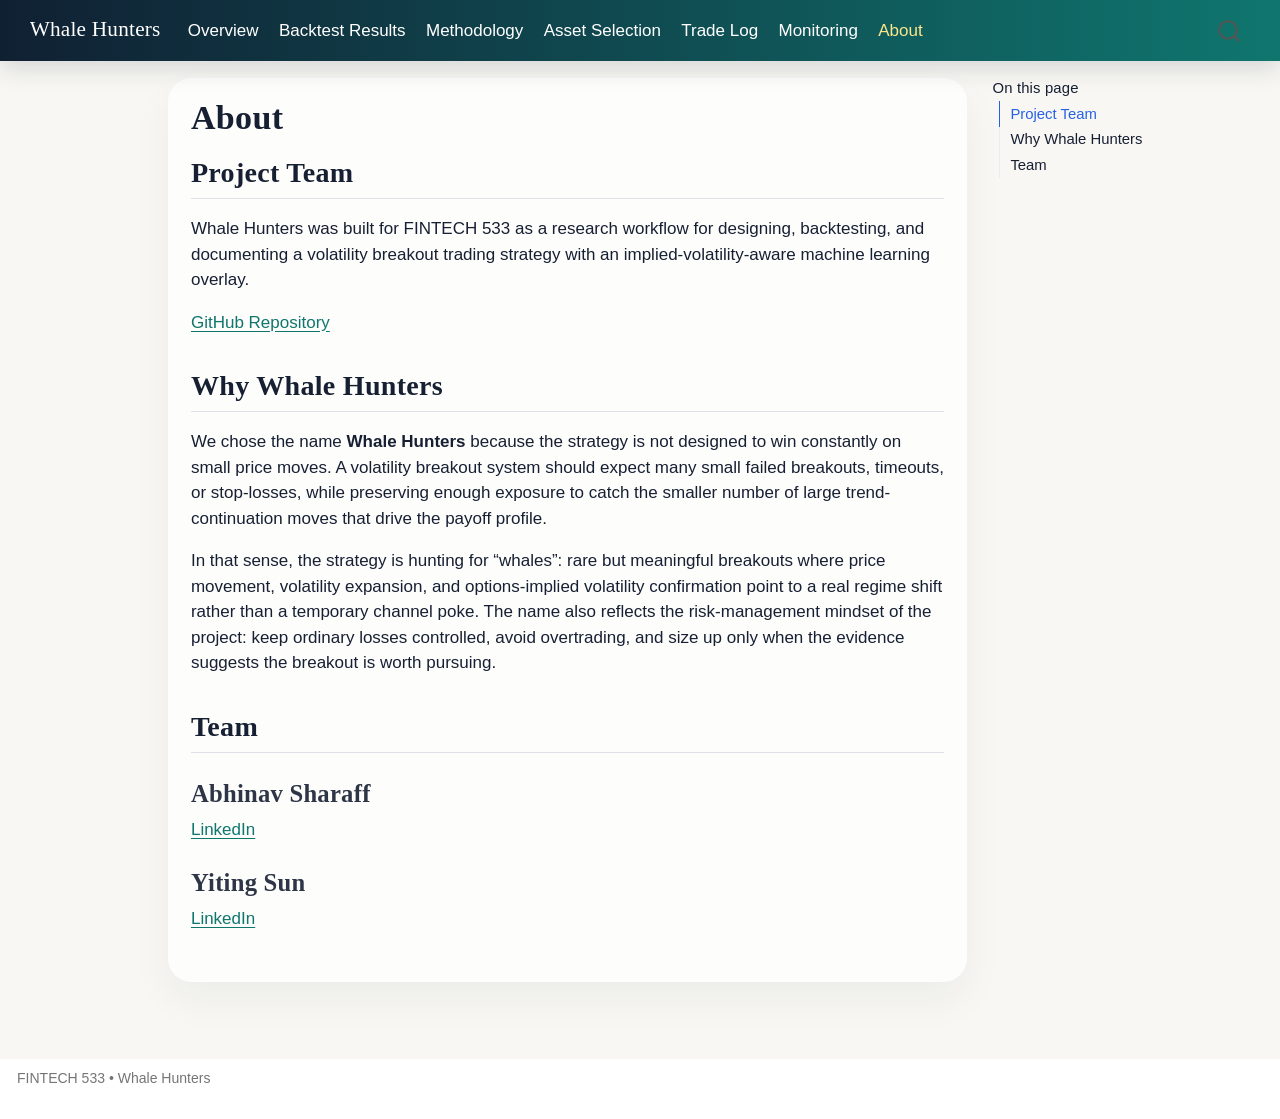
<file: docs/about.html>
<!DOCTYPE html>
<html xmlns="http://www.w3.org/1999/xhtml" lang="en" xml:lang="en"><head>

<meta charset="utf-8">
<meta name="generator" content="quarto-1.9.36">

<meta name="viewport" content="width=device-width, initial-scale=1.0, user-scalable=yes">


<title>About – Whale Hunters</title>
<style>
/* Default styles provided by pandoc.
** See https://pandoc.org/MANUAL.html#variables-for-html for config info.
*/
code{white-space: pre-wrap;}
span.smallcaps{font-variant: small-caps;}
div.columns{display: flex; gap: min(4vw, 1.5em);}
div.column{flex: auto; overflow-x: auto;}
div.hanging-indent{margin-left: 1.5em; text-indent: -1.5em;}
ul.task-list{list-style: none;}
ul.task-list li input[type="checkbox"] {
  width: 0.8em;
  margin: 0 0.8em 0.2em -1em; /* quarto-specific, see https://github.com/quarto-dev/quarto-cli/issues/4556 */ 
  vertical-align: middle;
}
</style>


<script src="site_libs/quarto-nav/quarto-nav.js"></script>
<script src="site_libs/quarto-nav/headroom.min.js"></script>
<script src="site_libs/clipboard/clipboard.min.js"></script>
<script src="site_libs/quarto-search/autocomplete.umd.js"></script>
<script src="site_libs/quarto-search/fuse.min.js"></script>
<script src="site_libs/quarto-search/quarto-search.js"></script>
<meta name="quarto:offset" content="./">
<script src="site_libs/quarto-html/quarto.js" type="module"></script>
<script src="site_libs/quarto-html/tabsets/tabsets.js" type="module"></script>
<script src="site_libs/quarto-html/popper.min.js"></script>
<script src="site_libs/quarto-html/tippy.umd.min.js"></script>
<script src="site_libs/quarto-html/anchor.min.js"></script>
<link href="site_libs/quarto-html/tippy.css" rel="stylesheet">
<link href="site_libs/quarto-html/quarto-syntax-highlighting-845c23b38eaddc0f92fda52bfe77a8c8.css" rel="stylesheet" id="quarto-text-highlighting-styles">
<script src="site_libs/bootstrap/bootstrap.min.js"></script>
<link href="site_libs/bootstrap/bootstrap-icons.css" rel="stylesheet">
<link href="site_libs/bootstrap/bootstrap-158031087360bce0ff56dc785ce39e06.min.css" rel="stylesheet" append-hash="true" id="quarto-bootstrap" data-mode="light">
<script id="quarto-search-options" type="application/json">{
  "location": "navbar",
  "copy-button": false,
  "collapse-after": 3,
  "panel-placement": "end",
  "type": "overlay",
  "limit": 50,
  "keyboard-shortcut": [
    "f",
    "/",
    "s"
  ],
  "show-item-context": false,
  "language": {
    "search-no-results-text": "No results",
    "search-matching-documents-text": "matching documents",
    "search-copy-link-title": "Copy link to search",
    "search-hide-matches-text": "Hide additional matches",
    "search-more-match-text": "more match in this document",
    "search-more-matches-text": "more matches in this document",
    "search-clear-button-title": "Clear",
    "search-text-placeholder": "",
    "search-detached-cancel-button-title": "Cancel",
    "search-submit-button-title": "Submit",
    "search-label": "Search"
  }
}</script>


<link rel="stylesheet" href="styles.css">
</head>

<body class="nav-fixed quarto-light">

<div id="quarto-search-results"></div>
  <header id="quarto-header" class="headroom fixed-top">
    <nav class="navbar navbar-expand-lg " data-bs-theme="dark">
      <div class="navbar-container container-fluid">
      <div class="navbar-brand-container mx-auto">
    <a class="navbar-brand" href="./index.html">
    <span class="navbar-title">Whale Hunters</span>
    </a>
  </div>
            <div id="quarto-search" class="" title="Search"></div>
          <button class="navbar-toggler" type="button" data-bs-toggle="collapse" data-bs-target="#navbarCollapse" aria-controls="navbarCollapse" role="menu" aria-expanded="false" aria-label="Toggle navigation" onclick="if (window.quartoToggleHeadroom) { window.quartoToggleHeadroom(); }">
  <span class="navbar-toggler-icon"></span>
</button>
          <div class="collapse navbar-collapse" id="navbarCollapse">
            <ul class="navbar-nav navbar-nav-scroll me-auto">
  <li class="nav-item">
    <a class="nav-link" href="./index.html"> 
<span class="menu-text">Overview</span></a>
  </li>  
  <li class="nav-item">
    <a class="nav-link" href="./results.html"> 
<span class="menu-text">Backtest Results</span></a>
  </li>  
  <li class="nav-item">
    <a class="nav-link" href="./methodology.html"> 
<span class="menu-text">Methodology</span></a>
  </li>  
  <li class="nav-item">
    <a class="nav-link" href="./asset-selection.html"> 
<span class="menu-text">Asset Selection</span></a>
  </li>  
  <li class="nav-item">
    <a class="nav-link" href="./trade-log.html"> 
<span class="menu-text">Trade Log</span></a>
  </li>  
  <li class="nav-item">
    <a class="nav-link" href="./monitoring.html"> 
<span class="menu-text">Monitoring</span></a>
  </li>  
  <li class="nav-item">
    <a class="nav-link active" href="./about.html" aria-current="page"> 
<span class="menu-text">About</span></a>
  </li>  
</ul>
          </div> <!-- /navcollapse -->
            <div class="quarto-navbar-tools">
</div>
      </div> <!-- /container-fluid -->
    </nav>
</header>
<!-- content -->
<div id="quarto-content" class="quarto-container page-columns page-rows-contents page-layout-article page-navbar">
<!-- sidebar -->
<!-- margin-sidebar -->
    <div id="quarto-margin-sidebar" class="sidebar margin-sidebar">
        <nav id="TOC" role="doc-toc" class="toc-active">
    <h2 id="toc-title">On this page</h2>
   
  <ul>
  <li><a href="#project-team" id="toc-project-team" class="nav-link active" data-scroll-target="#project-team">Project Team</a></li>
  <li><a href="#why-whale-hunters" id="toc-why-whale-hunters" class="nav-link" data-scroll-target="#why-whale-hunters">Why Whale Hunters</a></li>
  <li><a href="#team" id="toc-team" class="nav-link" data-scroll-target="#team">Team</a>
  <ul class="collapse">
  <li><a href="#abhinav-sharaff" id="toc-abhinav-sharaff" class="nav-link" data-scroll-target="#abhinav-sharaff">Abhinav Sharaff</a></li>
  <li><a href="#yiting-sun" id="toc-yiting-sun" class="nav-link" data-scroll-target="#yiting-sun">Yiting Sun</a></li>
  </ul></li>
  </ul>
</nav>
    </div>
<!-- main -->
<main class="content" id="quarto-document-content">

<header id="title-block-header" class="quarto-title-block default">
<div class="quarto-title">
<h1 class="title">About</h1>
</div>



<div class="quarto-title-meta">

    
  
    
  </div>
  


</header>


<section id="project-team" class="level2">
<h2 class="anchored" data-anchor-id="project-team">Project Team</h2>
<p>Whale Hunters was built for FINTECH 533 as a research workflow for designing, backtesting, and documenting a volatility breakout trading strategy with an implied-volatility-aware machine learning overlay.</p>
<p><a href="https://github.com/syt1105/533_FINAL">GitHub Repository</a></p>
</section>
<section id="why-whale-hunters" class="level2">
<h2 class="anchored" data-anchor-id="why-whale-hunters">Why Whale Hunters</h2>
<p>We chose the name <strong>Whale Hunters</strong> because the strategy is not designed to win constantly on small price moves. A volatility breakout system should expect many small failed breakouts, timeouts, or stop-losses, while preserving enough exposure to catch the smaller number of large trend-continuation moves that drive the payoff profile.</p>
<p>In that sense, the strategy is hunting for “whales”: rare but meaningful breakouts where price movement, volatility expansion, and options-implied volatility confirmation point to a real regime shift rather than a temporary channel poke. The name also reflects the risk-management mindset of the project: keep ordinary losses controlled, avoid overtrading, and size up only when the evidence suggests the breakout is worth pursuing.</p>
</section>
<section id="team" class="level2">
<h2 class="anchored" data-anchor-id="team">Team</h2>
<section id="abhinav-sharaff" class="level3">
<h3 class="anchored" data-anchor-id="abhinav-sharaff">Abhinav Sharaff</h3>
<p><a href="https://www.linkedin.com/in/abhinav-sharaff/">LinkedIn</a></p>
</section>
<section id="yiting-sun" class="level3">
<h3 class="anchored" data-anchor-id="yiting-sun">Yiting Sun</h3>
<p><a href="https://www.linkedin.com/in/yiting-sun-6096a9244/">LinkedIn</a></p>


</section>
</section>

</main> <!-- /main -->
<script id="quarto-html-after-body" type="application/javascript">
  window.document.addEventListener("DOMContentLoaded", function (event) {
    const icon = "";
    const anchorJS = new window.AnchorJS();
    anchorJS.options = {
      placement: 'right',
      icon: icon
    };
    anchorJS.add('.anchored');
    const isCodeAnnotation = (el) => {
      for (const clz of el.classList) {
        if (clz.startsWith('code-annotation-')) {                     
          return true;
        }
      }
      return false;
    }
    const onCopySuccess = function(e) {
      // button target
      const button = e.trigger;
      // don't keep focus
      button.blur();
      // flash "checked"
      button.classList.add('code-copy-button-checked');
      var currentTitle = button.getAttribute("title");
      button.setAttribute("title", "Copied!");
      let tooltip;
      if (window.bootstrap) {
        button.setAttribute("data-bs-toggle", "tooltip");
        button.setAttribute("data-bs-placement", "left");
        button.setAttribute("data-bs-title", "Copied!");
        tooltip = new bootstrap.Tooltip(button, 
          { trigger: "manual", 
            customClass: "code-copy-button-tooltip",
            offset: [0, -8]});
        tooltip.show();    
      }
      setTimeout(function() {
        if (tooltip) {
          tooltip.hide();
          button.removeAttribute("data-bs-title");
          button.removeAttribute("data-bs-toggle");
          button.removeAttribute("data-bs-placement");
        }
        button.setAttribute("title", currentTitle);
        button.classList.remove('code-copy-button-checked');
      }, 1000);
      // clear code selection
      e.clearSelection();
    }
    const getTextToCopy = function(trigger) {
      const outerScaffold = trigger.parentElement.cloneNode(true);
      const codeEl = outerScaffold.querySelector('code');
      for (const childEl of codeEl.children) {
        if (isCodeAnnotation(childEl)) {
          childEl.remove();
        }
      }
      return codeEl.innerText;
    }
    const clipboard = new window.ClipboardJS('.code-copy-button:not([data-in-quarto-modal])', {
      text: getTextToCopy
    });
    clipboard.on('success', onCopySuccess);
    if (window.document.getElementById('quarto-embedded-source-code-modal')) {
      const clipboardModal = new window.ClipboardJS('.code-copy-button[data-in-quarto-modal]', {
        text: getTextToCopy,
        container: window.document.getElementById('quarto-embedded-source-code-modal')
      });
      clipboardModal.on('success', onCopySuccess);
    }
      var localhostRegex = new RegExp(/^(?:http|https):\/\/localhost\:?[0-9]*\//);
      var mailtoRegex = new RegExp(/^mailto:/);
        var filterRegex = new RegExp('/' + window.location.host + '/');
      var isInternal = (href) => {
          return filterRegex.test(href) || localhostRegex.test(href) || mailtoRegex.test(href);
      }
      // Inspect non-navigation links and adorn them if external
     var links = window.document.querySelectorAll('a[href]:not(.nav-link):not(.navbar-brand):not(.toc-action):not(.sidebar-link):not(.sidebar-item-toggle):not(.pagination-link):not(.no-external):not([aria-hidden]):not(.dropdown-item):not(.quarto-navigation-tool):not(.about-link)');
      for (var i=0; i<links.length; i++) {
        const link = links[i];
        if (!isInternal(link.href)) {
          // undo the damage that might have been done by quarto-nav.js in the case of
          // links that we want to consider external
          if (link.dataset.originalHref !== undefined) {
            link.href = link.dataset.originalHref;
          }
        }
      }
    function tippyHover(el, contentFn, onTriggerFn, onUntriggerFn) {
      const config = {
        allowHTML: true,
        maxWidth: 500,
        delay: 100,
        arrow: false,
        appendTo: function(el) {
            return el.parentElement;
        },
        interactive: true,
        interactiveBorder: 10,
        theme: 'quarto',
        placement: 'bottom-start',
      };
      if (contentFn) {
        config.content = contentFn;
      }
      if (onTriggerFn) {
        config.onTrigger = onTriggerFn;
      }
      if (onUntriggerFn) {
        config.onUntrigger = onUntriggerFn;
      }
      window.tippy(el, config); 
    }
    const noterefs = window.document.querySelectorAll('a[role="doc-noteref"]');
    for (var i=0; i<noterefs.length; i++) {
      const ref = noterefs[i];
      tippyHover(ref, function() {
        // use id or data attribute instead here
        let href = ref.getAttribute('data-footnote-href') || ref.getAttribute('href');
        try { href = new URL(href).hash; } catch {}
        const id = href.replace(/^#\/?/, "");
        const note = window.document.getElementById(id);
        if (note) {
          return note.innerHTML;
        } else {
          return "";
        }
      });
    }
    const xrefs = window.document.querySelectorAll('a.quarto-xref');
    const processXRef = (id, note) => {
      // Strip column container classes
      const stripColumnClz = (el) => {
        el.classList.remove("page-full", "page-columns");
        if (el.children) {
          for (const child of el.children) {
            stripColumnClz(child);
          }
        }
      }
      stripColumnClz(note)
      if (id === null || id.startsWith('sec-')) {
        // Special case sections, only their first couple elements
        const container = document.createElement("div");
        if (note.children && note.children.length > 2) {
          container.appendChild(note.children[0].cloneNode(true));
          for (let i = 1; i < note.children.length; i++) {
            const child = note.children[i];
            if (child.tagName === "P" && child.innerText === "") {
              continue;
            } else {
              container.appendChild(child.cloneNode(true));
              break;
            }
          }
          if (window.Quarto?.typesetMath) {
            window.Quarto.typesetMath(container);
          }
          return container.innerHTML
        } else {
          if (window.Quarto?.typesetMath) {
            window.Quarto.typesetMath(note);
          }
          return note.innerHTML;
        }
      } else {
        // Remove any anchor links if they are present
        const anchorLink = note.querySelector('a.anchorjs-link');
        if (anchorLink) {
          anchorLink.remove();
        }
        if (window.Quarto?.typesetMath) {
          window.Quarto.typesetMath(note);
        }
        if (note.classList.contains("callout")) {
          return note.outerHTML;
        } else {
          return note.innerHTML;
        }
      }
    }
    for (var i=0; i<xrefs.length; i++) {
      const xref = xrefs[i];
      tippyHover(xref, undefined, function(instance) {
        instance.disable();
        let url = xref.getAttribute('href');
        let hash = undefined; 
        if (url.startsWith('#')) {
          hash = url;
        } else {
          try { hash = new URL(url).hash; } catch {}
        }
        if (hash) {
          const id = hash.replace(/^#\/?/, "");
          const note = window.document.getElementById(id);
          if (note !== null) {
            try {
              const html = processXRef(id, note.cloneNode(true));
              instance.setContent(html);
            } finally {
              instance.enable();
              instance.show();
            }
          } else {
            // See if we can fetch this
            fetch(url.split('#')[0])
            .then(res => res.text())
            .then(html => {
              const parser = new DOMParser();
              const htmlDoc = parser.parseFromString(html, "text/html");
              const note = htmlDoc.getElementById(id);
              if (note !== null) {
                const html = processXRef(id, note);
                instance.setContent(html);
              } 
            }).finally(() => {
              instance.enable();
              instance.show();
            });
          }
        } else {
          // See if we can fetch a full url (with no hash to target)
          // This is a special case and we should probably do some content thinning / targeting
          fetch(url)
          .then(res => res.text())
          .then(html => {
            const parser = new DOMParser();
            const htmlDoc = parser.parseFromString(html, "text/html");
            const note = htmlDoc.querySelector('main.content');
            if (note !== null) {
              // This should only happen for chapter cross references
              // (since there is no id in the URL)
              // remove the first header
              if (note.children.length > 0 && note.children[0].tagName === "HEADER") {
                note.children[0].remove();
              }
              const html = processXRef(null, note);
              instance.setContent(html);
            } 
          }).finally(() => {
            instance.enable();
            instance.show();
          });
        }
      }, function(instance) {
      });
    }
        let selectedAnnoteEl;
        const selectorForAnnotation = ( cell, annotation) => {
          let cellAttr = 'data-code-cell="' + cell + '"';
          let lineAttr = 'data-code-annotation="' +  annotation + '"';
          const selector = 'span[' + cellAttr + '][' + lineAttr + ']';
          return selector;
        }
        const selectCodeLines = (annoteEl) => {
          const doc = window.document;
          const targetCell = annoteEl.getAttribute("data-target-cell");
          const targetAnnotation = annoteEl.getAttribute("data-target-annotation");
          const annoteSpan = window.document.querySelector(selectorForAnnotation(targetCell, targetAnnotation));
          const lines = annoteSpan.getAttribute("data-code-lines").split(",");
          const lineIds = lines.map((line) => {
            return targetCell + "-" + line;
          })
          let top = null;
          let height = null;
          let parent = null;
          if (lineIds.length > 0) {
              //compute the position of the single el (top and bottom and make a div)
              const el = window.document.getElementById(lineIds[0]);
              top = el.offsetTop;
              height = el.offsetHeight;
              parent = el.parentElement.parentElement;
            if (lineIds.length > 1) {
              const lastEl = window.document.getElementById(lineIds[lineIds.length - 1]);
              const bottom = lastEl.offsetTop + lastEl.offsetHeight;
              height = bottom - top;
            }
            if (top !== null && height !== null && parent !== null) {
              // cook up a div (if necessary) and position it 
              let div = window.document.getElementById("code-annotation-line-highlight");
              if (div === null) {
                div = window.document.createElement("div");
                div.setAttribute("id", "code-annotation-line-highlight");
                div.style.position = 'absolute';
                parent.appendChild(div);
              }
              div.style.top = top - 2 + "px";
              div.style.height = height + 4 + "px";
              div.style.left = 0;
              let gutterDiv = window.document.getElementById("code-annotation-line-highlight-gutter");
              if (gutterDiv === null) {
                gutterDiv = window.document.createElement("div");
                gutterDiv.setAttribute("id", "code-annotation-line-highlight-gutter");
                gutterDiv.style.position = 'absolute';
                const codeCell = window.document.getElementById(targetCell);
                const gutter = codeCell.querySelector('.code-annotation-gutter');
                gutter.appendChild(gutterDiv);
              }
              gutterDiv.style.top = top - 2 + "px";
              gutterDiv.style.height = height + 4 + "px";
            }
            selectedAnnoteEl = annoteEl;
          }
        };
        const unselectCodeLines = () => {
          const elementsIds = ["code-annotation-line-highlight", "code-annotation-line-highlight-gutter"];
          elementsIds.forEach((elId) => {
            const div = window.document.getElementById(elId);
            if (div) {
              div.remove();
            }
          });
          selectedAnnoteEl = undefined;
        };
          // Handle positioning of the toggle
      window.addEventListener(
        "resize",
        throttle(() => {
          elRect = undefined;
          if (selectedAnnoteEl) {
            selectCodeLines(selectedAnnoteEl);
          }
        }, 10)
      );
      function throttle(fn, ms) {
      let throttle = false;
      let timer;
        return (...args) => {
          if(!throttle) { // first call gets through
              fn.apply(this, args);
              throttle = true;
          } else { // all the others get throttled
              if(timer) clearTimeout(timer); // cancel #2
              timer = setTimeout(() => {
                fn.apply(this, args);
                timer = throttle = false;
              }, ms);
          }
        };
      }
        // Attach click handler to the DT
        const annoteDls = window.document.querySelectorAll('dt[data-target-cell]');
        for (const annoteDlNode of annoteDls) {
          annoteDlNode.addEventListener('click', (event) => {
            const clickedEl = event.target;
            if (clickedEl !== selectedAnnoteEl) {
              unselectCodeLines();
              const activeEl = window.document.querySelector('dt[data-target-cell].code-annotation-active');
              if (activeEl) {
                activeEl.classList.remove('code-annotation-active');
              }
              selectCodeLines(clickedEl);
              clickedEl.classList.add('code-annotation-active');
            } else {
              // Unselect the line
              unselectCodeLines();
              clickedEl.classList.remove('code-annotation-active');
            }
          });
        }
    const findCites = (el) => {
      const parentEl = el.parentElement;
      if (parentEl) {
        const cites = parentEl.dataset.cites;
        if (cites) {
          return {
            el,
            cites: cites.split(' ')
          };
        } else {
          return findCites(el.parentElement)
        }
      } else {
        return undefined;
      }
    };
    var bibliorefs = window.document.querySelectorAll('a[role="doc-biblioref"]');
    for (var i=0; i<bibliorefs.length; i++) {
      const ref = bibliorefs[i];
      const citeInfo = findCites(ref);
      if (citeInfo) {
        tippyHover(citeInfo.el, function() {
          var popup = window.document.createElement('div');
          citeInfo.cites.forEach(function(cite) {
            var citeDiv = window.document.createElement('div');
            citeDiv.classList.add('hanging-indent');
            citeDiv.classList.add('csl-entry');
            var biblioDiv = window.document.getElementById('ref-' + cite);
            if (biblioDiv) {
              citeDiv.innerHTML = biblioDiv.innerHTML;
            }
            popup.appendChild(citeDiv);
          });
          return popup.innerHTML;
        });
      }
    }
  });
  </script>
</div> <!-- /content -->
<footer class="footer">
  <div class="nav-footer">
    <div class="nav-footer-left">
<p>FINTECH 533 • Whale Hunters</p>
</div>   
    <div class="nav-footer-center">
      &nbsp;
    </div>
    <div class="nav-footer-right">
      &nbsp;
    </div>
  </div>
</footer>




</body></html>
</file>
<file: docs/site_libs/quarto-html/tippy.css>
.tippy-box[data-animation=fade][data-state=hidden]{opacity:0}[data-tippy-root]{max-width:calc(100vw - 10px)}.tippy-box{position:relative;background-color:#333;color:#fff;border-radius:4px;font-size:14px;line-height:1.4;white-space:normal;outline:0;transition-property:transform,visibility,opacity}.tippy-box[data-placement^=top]>.tippy-arrow{bottom:0}.tippy-box[data-placement^=top]>.tippy-arrow:before{bottom:-7px;left:0;border-width:8px 8px 0;border-top-color:initial;transform-origin:center top}.tippy-box[data-placement^=bottom]>.tippy-arrow{top:0}.tippy-box[data-placement^=bottom]>.tippy-arrow:before{top:-7px;left:0;border-width:0 8px 8px;border-bottom-color:initial;transform-origin:center bottom}.tippy-box[data-placement^=left]>.tippy-arrow{right:0}.tippy-box[data-placement^=left]>.tippy-arrow:before{border-width:8px 0 8px 8px;border-left-color:initial;right:-7px;transform-origin:center left}.tippy-box[data-placement^=right]>.tippy-arrow{left:0}.tippy-box[data-placement^=right]>.tippy-arrow:before{left:-7px;border-width:8px 8px 8px 0;border-right-color:initial;transform-origin:center right}.tippy-box[data-inertia][data-state=visible]{transition-timing-function:cubic-bezier(.54,1.5,.38,1.11)}.tippy-arrow{width:16px;height:16px;color:#333}.tippy-arrow:before{content:"";position:absolute;border-color:transparent;border-style:solid}.tippy-content{position:relative;padding:5px 9px;z-index:1}
</file>
<file: docs/site_libs/quarto-html/quarto-syntax-highlighting-845c23b38eaddc0f92fda52bfe77a8c8.css>
/* quarto syntax highlight colors */
:root {
  --quarto-hl-ot-color: #003B4F;
  --quarto-hl-at-color: #657422;
  --quarto-hl-ss-color: #20794D;
  --quarto-hl-an-color: #5E5E5E;
  --quarto-hl-fu-color: #4758AB;
  --quarto-hl-st-color: #20794D;
  --quarto-hl-cf-color: #003B4F;
  --quarto-hl-op-color: #5E5E5E;
  --quarto-hl-er-color: #AD0000;
  --quarto-hl-bn-color: #AD0000;
  --quarto-hl-al-color: #AD0000;
  --quarto-hl-va-color: #111111;
  --quarto-hl-bu-color: inherit;
  --quarto-hl-ex-color: inherit;
  --quarto-hl-pp-color: #AD0000;
  --quarto-hl-in-color: #5E5E5E;
  --quarto-hl-vs-color: #20794D;
  --quarto-hl-wa-color: #5E5E5E;
  --quarto-hl-do-color: #5E5E5E;
  --quarto-hl-im-color: #00769E;
  --quarto-hl-ch-color: #20794D;
  --quarto-hl-dt-color: #AD0000;
  --quarto-hl-fl-color: #AD0000;
  --quarto-hl-co-color: #5E5E5E;
  --quarto-hl-cv-color: #5E5E5E;
  --quarto-hl-cn-color: #8f5902;
  --quarto-hl-sc-color: #5E5E5E;
  --quarto-hl-dv-color: #AD0000;
  --quarto-hl-kw-color: #003B4F;
}

/* other quarto variables */
:root {
  --quarto-font-monospace: SFMono-Regular, Menlo, Monaco, Consolas, "Liberation Mono", "Courier New", monospace;
}

/* syntax highlight based on Pandoc's rules */
pre > code.sourceCode > span {
  color: #003B4F;
}

code.sourceCode > span {
  color: #003B4F;
}

div.sourceCode,
div.sourceCode pre.sourceCode {
  color: #003B4F;
}

/* Normal */
code span {
  color: #003B4F;
}

/* Alert */
code span.al {
  color: #AD0000;
  font-style: inherit;
}

/* Annotation */
code span.an {
  color: #5E5E5E;
  font-style: inherit;
}

/* Attribute */
code span.at {
  color: #657422;
  font-style: inherit;
}

/* BaseN */
code span.bn {
  color: #AD0000;
  font-style: inherit;
}

/* BuiltIn */
code span.bu {
  font-style: inherit;
}

/* ControlFlow */
code span.cf {
  color: #003B4F;
  font-weight: bold;
  font-style: inherit;
}

/* Char */
code span.ch {
  color: #20794D;
  font-style: inherit;
}

/* Constant */
code span.cn {
  color: #8f5902;
  font-style: inherit;
}

/* Comment */
code span.co {
  color: #5E5E5E;
  font-style: inherit;
}

/* CommentVar */
code span.cv {
  color: #5E5E5E;
  font-style: italic;
}

/* Documentation */
code span.do {
  color: #5E5E5E;
  font-style: italic;
}

/* DataType */
code span.dt {
  color: #AD0000;
  font-style: inherit;
}

/* DecVal */
code span.dv {
  color: #AD0000;
  font-style: inherit;
}

/* Error */
code span.er {
  color: #AD0000;
  font-style: inherit;
}

/* Extension */
code span.ex {
  font-style: inherit;
}

/* Float */
code span.fl {
  color: #AD0000;
  font-style: inherit;
}

/* Function */
code span.fu {
  color: #4758AB;
  font-style: inherit;
}

/* Import */
code span.im {
  color: #00769E;
  font-style: inherit;
}

/* Information */
code span.in {
  color: #5E5E5E;
  font-style: inherit;
}

/* Keyword */
code span.kw {
  color: #003B4F;
  font-weight: bold;
  font-style: inherit;
}

/* Operator */
code span.op {
  color: #5E5E5E;
  font-style: inherit;
}

/* Other */
code span.ot {
  color: #003B4F;
  font-style: inherit;
}

/* Preprocessor */
code span.pp {
  color: #AD0000;
  font-style: inherit;
}

/* SpecialChar */
code span.sc {
  color: #5E5E5E;
  font-style: inherit;
}

/* SpecialString */
code span.ss {
  color: #20794D;
  font-style: inherit;
}

/* String */
code span.st {
  color: #20794D;
  font-style: inherit;
}

/* Variable */
code span.va {
  color: #111111;
  font-style: inherit;
}

/* VerbatimString */
code span.vs {
  color: #20794D;
  font-style: inherit;
}

/* Warning */
code span.wa {
  color: #5E5E5E;
  font-style: italic;
}

.prevent-inlining {
  content: "</";
}

/*# sourceMappingURL=ac89f0bb514bba72461919f78549e31c.css.map */
</file>
<file: docs/styles.css>
:root {
  --brand-ink: #172033;
  --brand-accent: #0f766e;
  --brand-blue: #2563eb;
  --brand-green: #059669;
  --brand-warm: #d97706;
  --brand-rose: #be123c;
  --brand-soft: #f7f3ea;
  --brand-muted: #64748b;
  --surface: rgba(255, 255, 255, 0.9);
}

body {
  color: var(--brand-ink);
  background: #f8f7f3;
  font-family: "Avenir Next", "Segoe UI", sans-serif;
}

#quarto-content,
main.content,
.quarto-container.page-layout-article {
  background: transparent;
}

#quarto-document-content {
  background: rgba(255, 255, 255, 0.74);
  border-radius: 24px;
  padding: 1.25rem 1.35rem 2rem;
  box-shadow: 0 18px 40px rgba(15, 32, 51, 0.05);
}

h1, h2, h3, h4, .navbar-title {
  font-family: Georgia, "Times New Roman", serif;
  letter-spacing: 0.01em;
}

.navbar {
  background: linear-gradient(90deg, #102033, #0f766e) !important;
  box-shadow: 0 8px 24px rgba(15, 32, 51, 0.14);
}

.navbar .navbar-title,
.navbar .nav-link {
  color: #ffffff !important;
}

.navbar .nav-link.active,
.navbar .nav-link:hover {
  color: #fde68a !important;
}

.hero-banner {
  padding: 2.4rem 2.4rem;
  margin: 1.2rem 0 2rem;
  border-radius: 16px;
  background:
    linear-gradient(135deg, rgba(15, 32, 51, 0.96), rgba(15, 118, 110, 0.9)),
    linear-gradient(135deg, rgba(217, 119, 6, 0.24), transparent 42%);
  color: #f8fbff;
  box-shadow: 0 18px 42px rgba(20, 50, 74, 0.18);
  border: 1px solid rgba(255, 255, 255, 0.18);
}

.hero-banner h2 {
  margin-top: 0;
  color: #ffffff;
}

.whale-thesis {
  margin: 0.8rem 0 2rem;
  padding: 1.35rem 1.45rem 1.2rem;
  border-radius: 16px;
  background:
    linear-gradient(145deg, rgba(255, 255, 255, 0.96), rgba(247, 243, 234, 0.92));
  border: 1px solid rgba(15, 118, 110, 0.16);
  box-shadow: 0 14px 34px rgba(15, 32, 51, 0.08);
}

.whale-thesis-kicker {
  color: var(--brand-accent);
  font-size: 0.8rem;
  font-weight: 800;
  text-transform: uppercase;
  letter-spacing: 0.08em;
  margin-bottom: 0.4rem;
}

.whale-thesis h3 {
  margin: 0 0 0.65rem;
  color: var(--brand-ink);
  font-size: clamp(1.6rem, 2.4vw, 2.15rem);
}

.whale-thesis p {
  margin-bottom: 0.8rem;
  font-size: 1.02rem;
  line-height: 1.7;
}

.whale-thesis p:last-child {
  margin-bottom: 0;
}

.table {
  background: rgba(255, 255, 255, 0.96);
  border-radius: 8px;
  overflow: hidden;
  box-shadow: 0 8px 24px rgba(15, 32, 51, 0.06);
}

.snapshot-grid {
  display: grid;
  grid-template-columns: repeat(4, minmax(0, 1fr));
  gap: 1rem;
  margin: 1rem 0 1.35rem;
  align-items: stretch;
}

.snapshot-card {
  position: relative;
  min-height: 132px;
  display: flex;
  flex-direction: column;
  justify-content: flex-start;
  padding: 1rem 1.05rem;
  border-radius: 12px;
  background:
    linear-gradient(145deg, rgba(255, 255, 255, 0.94), rgba(239, 247, 244, 0.88));
  border: 1px solid rgba(15, 118, 110, 0.18);
  box-shadow: 0 12px 28px rgba(15, 32, 51, 0.09);
  overflow: hidden;
}

.snapshot-card::before {
  content: "";
  position: absolute;
  inset: 0 0 auto 0;
  height: 5px;
  background: linear-gradient(90deg, var(--brand-blue), var(--brand-accent), var(--brand-warm));
}

.snapshot-label {
  color: var(--brand-muted);
  font-size: 0.7rem;
  font-weight: 700;
  text-transform: uppercase;
  letter-spacing: 0.04em;
  line-height: 1.25;
  min-height: 1.85rem;
  display: block;
  overflow-wrap: anywhere;
}

.snapshot-value {
  margin-top: 0.3rem;
  color: var(--brand-ink);
  font-size: clamp(1.05rem, 1.35vw, 1.35rem);
  font-weight: 800;
  line-height: 1.16;
  display: flex;
  align-items: center;
  min-height: 2.35rem;
  overflow-wrap: anywhere;
  word-break: normal;
}

.snapshot-note {
  margin-top: 0.55rem;
  padding-top: 0.4rem;
  color: #475569;
  font-size: 0.82rem;
  line-height: 1.35;
  overflow-wrap: anywhere;
}

.interactive-table-wrap {
  margin: 1rem 0 1.5rem;
}

.interactive-table-search {
  width: min(100%, 22rem);
  margin-bottom: 0.5rem;
  padding: 0.45rem 0.6rem;
  border: 1px solid #c8ced6;
  border-radius: 6px;
}

.interactive-table-scroll {
  overflow-x: auto;
  border: 1px solid rgba(15, 118, 110, 0.18);
  border-radius: 8px;
  background: rgba(255, 255, 255, 0.96);
  box-shadow: 0 8px 24px rgba(15, 32, 51, 0.06);
}

.interactive-table {
  width: 100%;
  border-collapse: collapse;
  font-size: 0.92rem;
}

.interactive-table th,
.interactive-table td {
  padding: 0.5rem 0.65rem;
  border-bottom: 1px solid #e8ebf0;
  text-align: left;
  white-space: nowrap;
}

.interactive-table th {
  background: #e8f3f1;
  font-weight: 650;
}

.interactive-table tr:hover td {
  background: #fff7ed;
}

.quarto-title-banner {
  background: transparent;
}

a {
  color: var(--brand-accent);
}

a:hover {
  color: var(--brand-warm);
}

.result-metric-grid {
  display: grid;
  grid-template-columns: repeat(4, minmax(0, 1fr));
  gap: 1rem;
  margin: 1rem 0 2rem;
}

.result-metric-card {
  min-height: 220px;
  display: flex;
  flex-direction: column;
  justify-content: flex-start;
  padding: 1.1rem 1rem 1rem;
  border-radius: 16px;
  background: rgba(255, 255, 255, 0.96);
  border: 1px solid rgba(20, 50, 74, 0.08);
  box-shadow: 0 10px 24px rgba(20, 50, 74, 0.08);
}

.result-metric-card-accent {
  background: linear-gradient(135deg, rgba(15, 76, 92, 0.96), rgba(20, 50, 74, 0.94));
  color: #f8fbff;
}

.result-metric-label {
  font-size: 0.84rem;
  letter-spacing: 0.04em;
  text-transform: uppercase;
  opacity: 0.8;
  margin-bottom: 0.7rem;
  min-height: 4.9rem;
  line-height: 1.3;
  display: block;
}

.result-metric-value {
  font-family: Georgia, "Times New Roman", serif;
  font-size: clamp(1.55rem, 2.35vw, 2.15rem);
  line-height: 0.98;
  font-weight: 700;
  margin-top: auto;
  margin-bottom: auto;
  overflow-wrap: anywhere;
  max-width: 82%;
}

.page-footer {
  background: rgba(15, 32, 51, 0.92);
  color: #f8fafc;
}

@media (max-width: 1200px) {
  .snapshot-grid,
  .result-metric-grid {
    grid-template-columns: repeat(2, minmax(0, 1fr));
  }
}

@media (max-width: 700px) {
  .snapshot-grid,
  .result-metric-grid {
    grid-template-columns: 1fr;
  }
}

.cell-output-display > div:has(.plotly-graph-div),
.cell-output-display > div:has(.dataframe),
.cell-output-display > table,
.plotly-graph-div {
  background: transparent;
}

.cell-output-display > div:has(.plotly-graph-div),
.cell-output-display > div:has(.dataframe) {
  background: rgba(255, 255, 255, 0.96);
  border: 1px solid rgba(15, 118, 110, 0.12);
  border-radius: 14px;
  padding: 0.7rem 0.8rem;
  box-shadow: 0 10px 24px rgba(15, 32, 51, 0.05);
}
</file>
